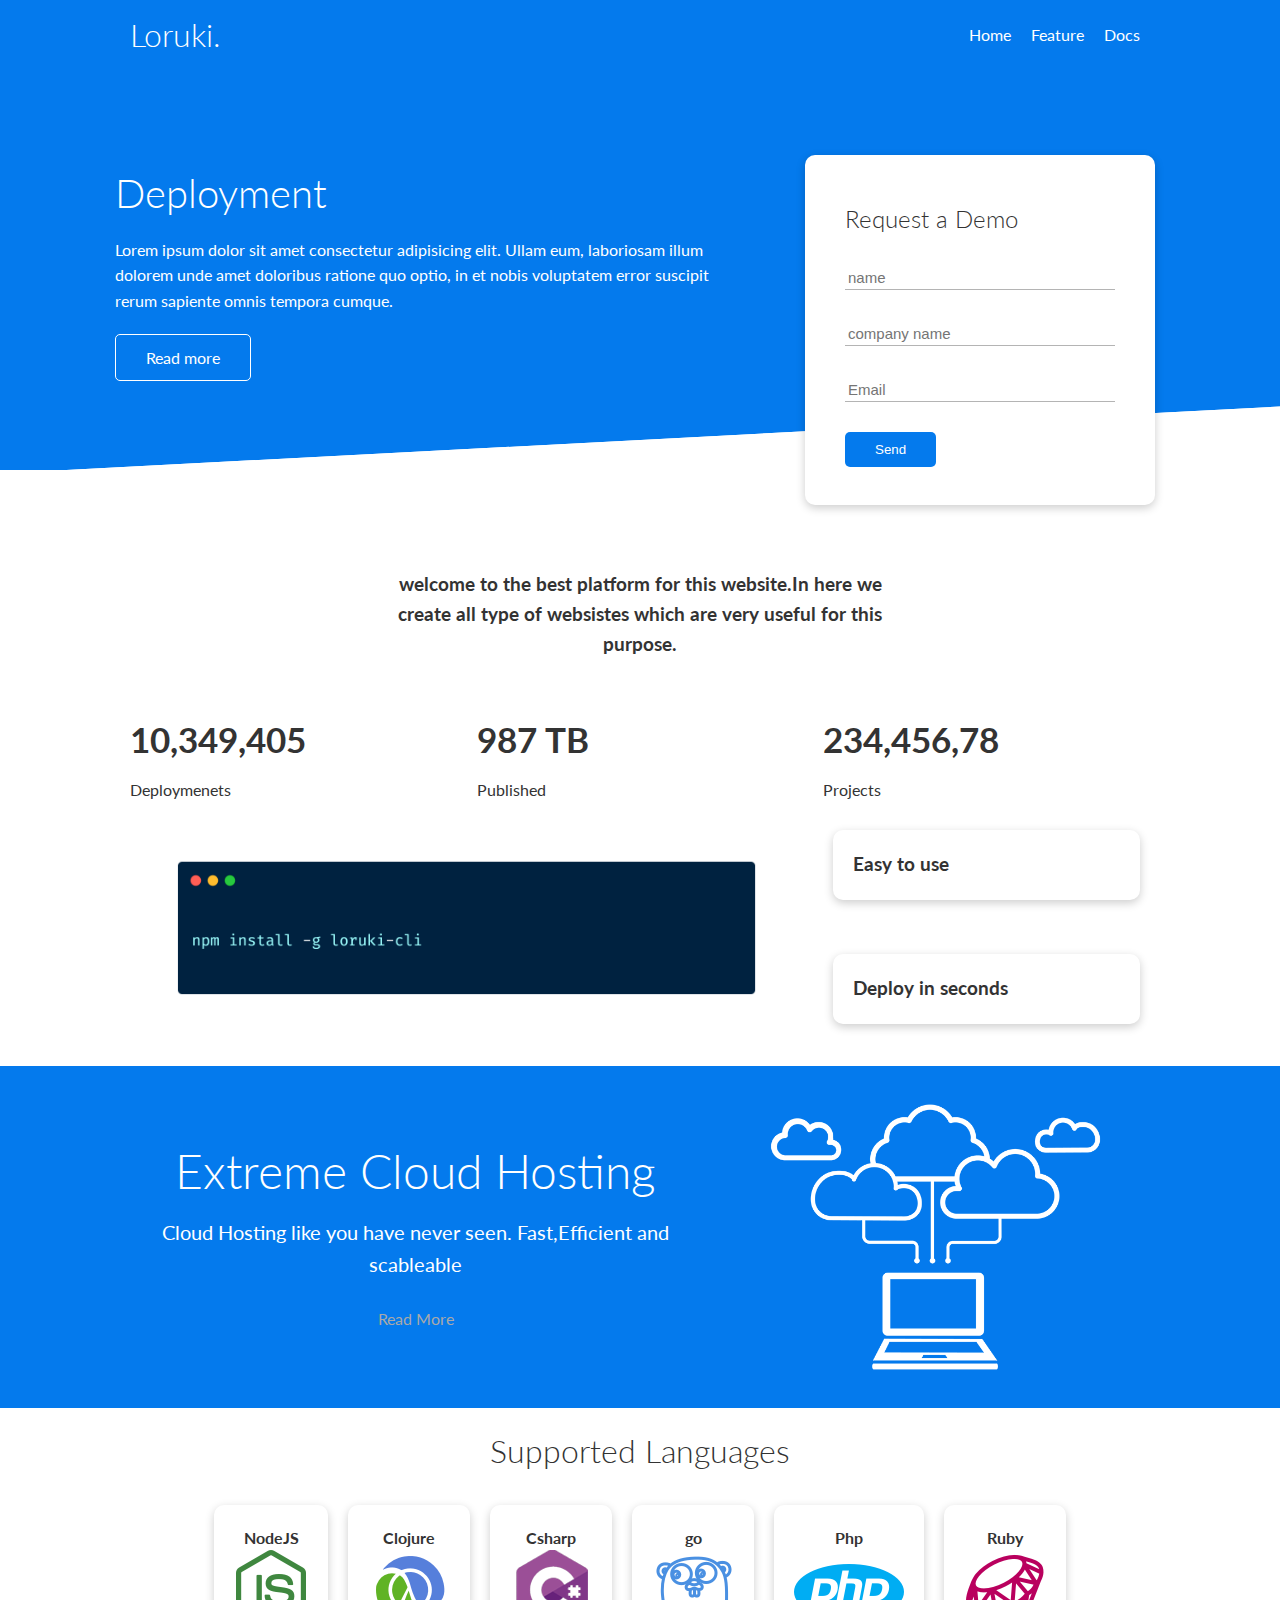
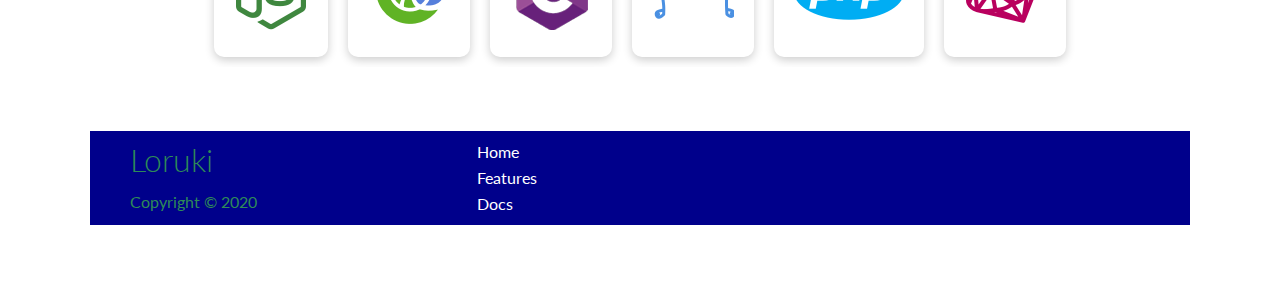
<file: index.html>
<!DOCTYPE html>
<html lang="en">
<head>
    <meta charset="UTF-8">
    <meta name="viewport" content="width=device-width, initial-scale=1.0">
    <link rel="stylesheet" href="https://cdnjs.cloudflare.com/ajax/libs/font-awesome/5.15.1/css/all.min.css" integrity="sha512-+4zCK9k+qNFUR5X+cKL9EIR+ZOhtIloNl9GIKS57V1MyNsYpYcUrUeQc9vNfzsWfV28IaLL3i96P9sdNyeRssA==" crossorigin="anonymous" />
    <link rel="stylesheet" href="css/utilities.css">
    <link rel="stylesheet" href="css/style.css">
    <title>Loruki | Cloud Hosting For Everyone</title>
</head>
<body>
<div class="navbar">
    <div class="container flex">
       
        <h1 class="logo">Loruki.</h1>
        <nav>
            <ul class="flex">
                <li><a href="index.html">Home</a></li>
                <li><a href="features.html">Feature</a></li>
                <li><a href="docs.html">Docs</a></li>
            </ul>
        </nav>
    </div>
</div>
<section class="showcase">
<div class="container grid">
    <div class="showcase-text">
        <h1>Deployment</h1>
        <p>Lorem ipsum dolor sit amet consectetur adipisicing elit. Ullam eum, laboriosam illum dolorem unde amet doloribus ratione quo optio, in et nobis voluptatem error suscipit rerum sapiente omnis tempora cumque.</p>
          <a href="features.html" class="btn btn-outline">Read more</a>
        </div>
           <div class="showcase-form card">
               <h2>Request a Demo</h2>
               <form>
                   <div class="form-control">
                       <input type="text" name="name" placeholder="name" required>
                   </div>
                   <div class="form-control">
                    <input type="text" name="company" placeholder="company name" required>
                </div>
                <div class="form-control">
                    <input type="email" name="email" placeholder="Email" required>
                </div>
               <input type="submit" value="Send" placeholder="Send" class="btn btn-primary">   
            </form>

           
        </div>
</div>
</section>
   <!-- stats -->
   <section class="stats">
       <div class="container">
           <h3 class="stats-heading text-center my-1">
               welcome to the best platform for this website.In here we create all type of websistes which are very useful for this purpose.
           </h3><br><br>
          <div class="grid grid-3 text-center-my-4">
              <div>
                  <i class="fas fa-server fa-3x"></i>
                 <h3>10,349,405</h3>
                 <p class="text-secdonary">Deploymenets</p>
                </div>
                     <div>
                        <i class="fas fa-upload fa-3x"></i>
                       <h3>987 TB</h3>
                       <p class="text-secdonary">Published</p>
                      </div>
                         <div>
                            <i class="fas fa-project-diagram fa-3x"></i>
                           <h3>234,456,78</h3>
                           <p class="text-secdonary">Projects</p>
                        </div>
          </div>
        </div>

   </section>
   <section class="cli">
       <div class="container grid">
           <img src="images/cli.png" alt ="">
           <div class = "card"> 
               <h3>Easy to use</h3>
           </div>
           <div class="card">
               <h3>Deploy in seconds</h3>
           </div>
       </div> 
   </section>
   <section class="cloud bg-primary my-2 py-2">
     <div class="container grid">
     <div class="text-center">
         <h2 class="lg">Extreme Cloud Hosting</h2>
         <p class="lead my-1">Cloud Hosting like you have never seen.
             Fast,Efficient and scableable
         </p>
         <a href="features.html" class="btn btn-dark">Read More</a>
     </div>
     <img src="images/cloud.png" alt=""> 
     </div>
   </section>
   <section class="languages">
       <h2 class="md text-center my-2">
           Supported Languages
       </h2>
       <div class="container flex">
           <div class="card">
               <h4>NodeJS</h4>
               <img src="images/logos/node.png" alt="">
           </div>
           <div class="card">
            <h4>Clojure</h4>
            <img src="images/logos/clojure.png" alt="">
        </div>
        <div class="card">
            <h4>Csharp</h4>
            <img src="images/logos/csharp.png" alt="">
        </div>
        <div class="card">
            <h4>go</h4>
            <img src="images/logos/go.png" alt="">
        </div>
        <div class="card">
            <h4>Php</h4>
            <img src="images/logos/php.png" alt="">
        </div>
        <div class="card">
            <h4>Ruby</h4>
            <img src="images/logos/ruby.png" alt="">
        </div>

       </div>
   </section>
   <footer class="footer bg-dark py-5">
    <div class="container grid grid-3">
        <div>
            <h1>Loruki
            </h1>
            <p>Copyright &copy; 2020</p>
        </div>
        <nav>
            <ul>
                <li><a href="index.html">Home</a></li>
                <li><a href="features.html">Features</a></li>
                <li><a href="docs.html">Docs</a></li>
            </ul>
        </nav>
        <div class="social">
            <a href="#"><i class="fab fa-github fa-2x"></i></a>
            <a href="#"><i class="fab fa-facebook fa-2x"></i></a>
            <a href="#"><i class="fab fa-instagram fa-2x"></i></a>
            <a href="#"><i class="fab fa-twitter fa-2x"></i></a>
        </div>
    </div>
</footer>
</body>
</html>
</file>
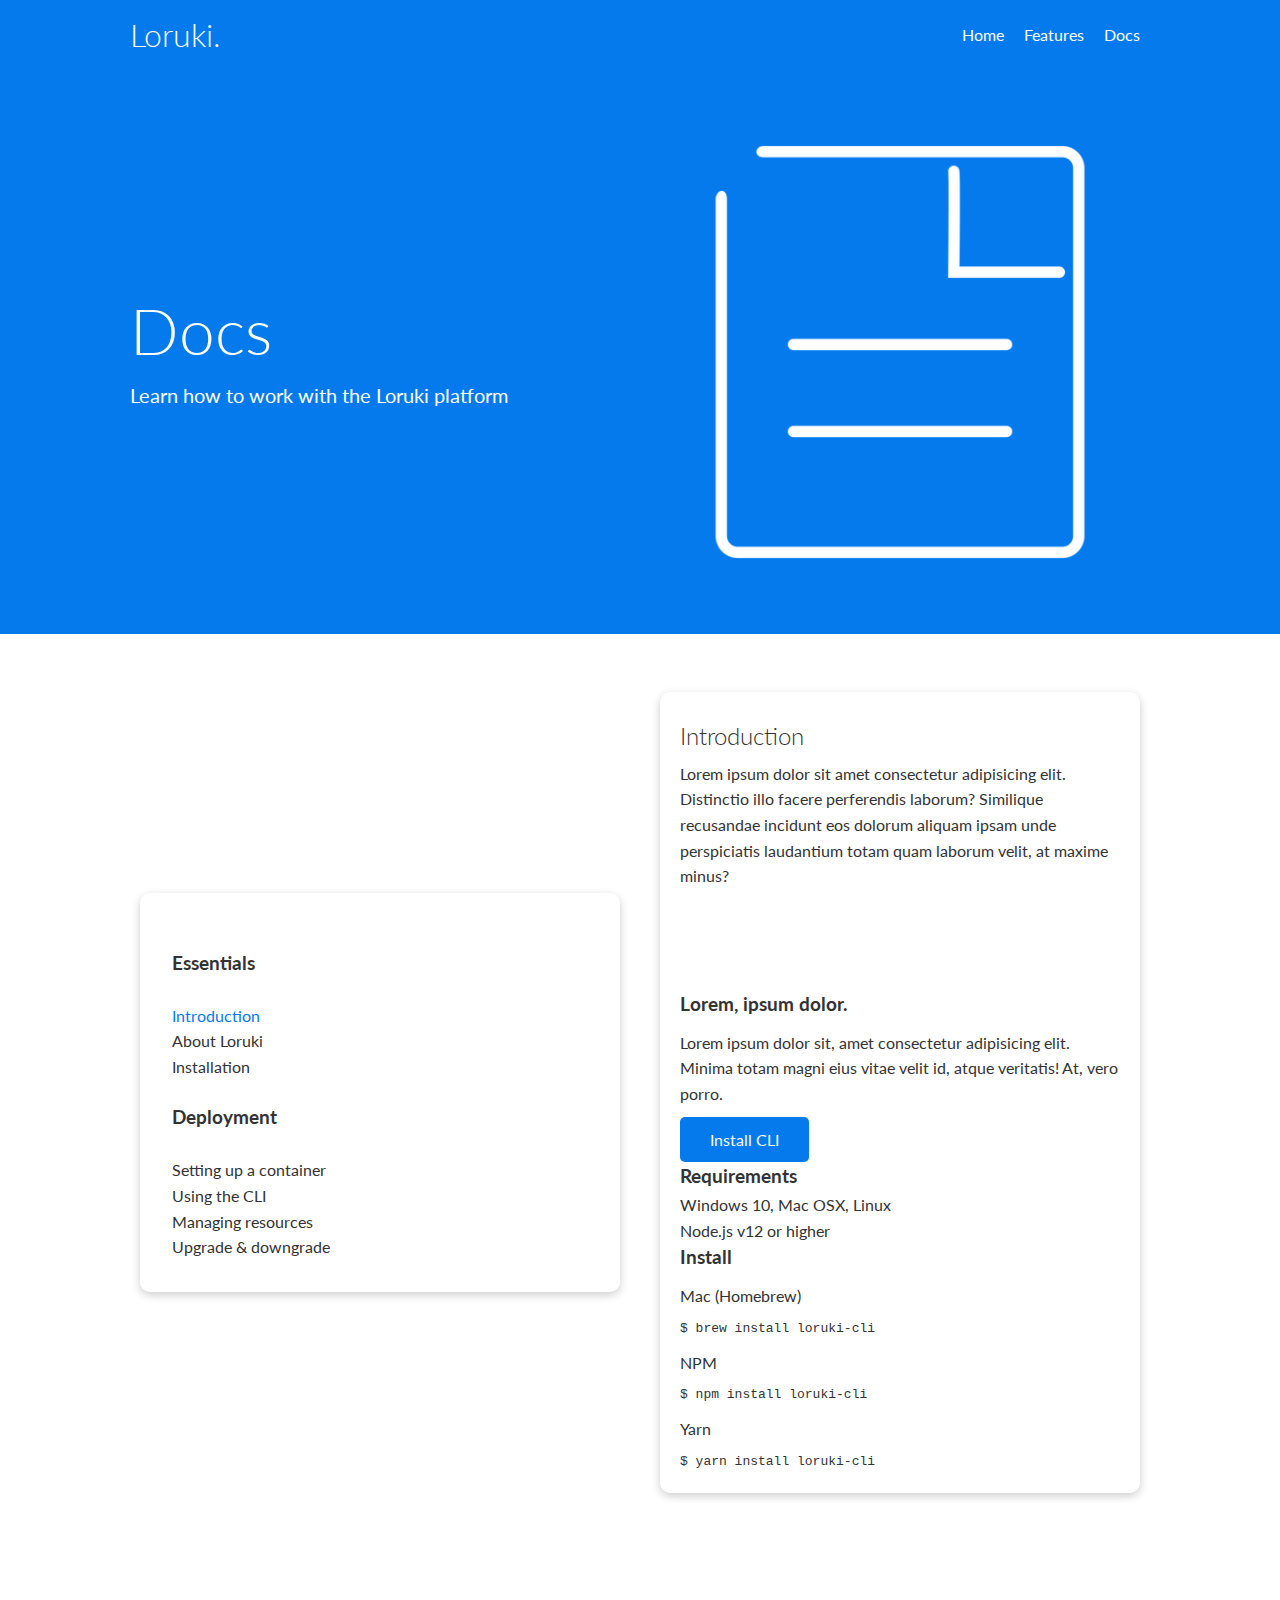
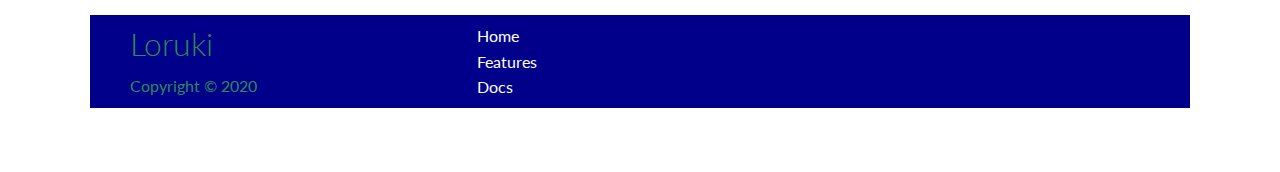
<file: docs.html>
<!DOCTYPE html>
<html lang="en">
<head>
    <meta charset="UTF-8">
    <meta name="viewport" content="width=device-width, initial-scale=1.0">
    <link rel="stylesheet" href="https://cdnjs.cloudflare.com/ajax/libs/font-awesome/5.15.1/css/all.min.css" integrity="sha512-+4zCK9k+qNFUR5X+cKL9EIR+ZOhtIloNl9GIKS57V1MyNsYpYcUrUeQc9vNfzsWfV28IaLL3i96P9sdNyeRssA==" crossorigin="anonymous" />
    <link rel="stylesheet" href="css/utilities.css">
    <link rel="stylesheet" href="css/style.css">
    <title>Loruki | Cloud Hosting For Everyone</title>
</head>
<body>
    <!-- Navbar -->
    <div class="navbar">
        <div class="container flex">
            <h1 class="logo">Loruki.</h1>
            <nav>
                <ul>
                    <li><a href="index.html">Home</a></li>
                    <li><a href="features.html">Features</a></li>
                    <li><a href="docs.html">Docs</a></li>
                </ul>
            </nav>
        </div>
    </div>

    <!-- Head -->
    <section class="docs-head bg-primary py-3">
        <div class="container grid">
            <div>
                <h1 class="xl">Docs</h1>
                <p class="lead">
                    Learn how to work with the Loruki platform
                </p>
            </div>
            <img src="images/docs.png" alt="">
        </div>
    </section>

    <!-- Docs main -->
    <section class="docs-main my-4">
        <div class="container grid">
            <div class="card bg-light p-3">
                <h3 class="my-2">Essentials</h3>
                <nav>
                    <ul>
                        <li><a class="text-primary" href="#">Introduction</a></li>
                        <li><a href="#">About Loruki</a></li>
                        <li><a href="#">Installation</a></li>
                    </ul>
                </nav>

                <h3 class="my-2">Deployment</h3>
                <nav>
                    <ul>
                        <li><a href="#">Setting up a container</a></li>
							<li><a href="#">Using the CLI</a></li>
							<li><a href="#">Managing resources</a></li>
							<li><a href="#">Upgrade & downgrade</a></li>
                    </ul>
                </nav>
            </div>
            <div class="card">
                <h2>Introduction</h2>
                <p>Lorem ipsum dolor sit amet consectetur adipisicing elit. Distinctio illo facere perferendis laborum? Similique recusandae incidunt eos dolorum aliquam ipsam unde perspiciatis laudantium totam quam laborum velit, at maxime minus?</p>

                <div class="alert alert-success">
                    <i class="fas fa-info"></i> Lorem ipsum dolor sit amet consectetur adipisicing elit. Quae, animi?
                </div>

                <h3>Lorem, ipsum dolor.</h3>
                <p>Lorem ipsum dolor sit, amet consectetur adipisicing elit. Minima totam magni eius vitae velit id, atque veritatis! At, vero porro.</p>
                <a href="#" class="btn btn-primary">Install CLI</a>

                <h3>Requirements</h3>
                <ul>
                    <li>Windows 10, Mac OSX, Linux</li>
                    <li>Node.js v12 or higher</li>
                </ul>

                <h3>Install</h3>
                <p>Mac (Homebrew)</p>
                <pre><code>$ brew install loruki-cli</code></pre>
                <p>NPM</p>
                <pre><code>$ npm install loruki-cli</code></pre>
                <p>Yarn</p>
                <pre><code>$ yarn install loruki-cli</code></pre>

            </div>
        </div>
    </section>
    
    <!-- Footer -->
    <footer class="footer bg-dark py-5">
        <div class="container grid grid-3">
            <div>
                <h1>Loruki
                </h1>
                <p>Copyright &copy; 2020</p>
            </div>
            <nav>
                <ul>
                    <li><a href="index.html">Home</a></li>
                    <li><a href="features.html">Features</a></li>
                    <li><a href="docs.html">Docs</a></li>
                </ul>
            </nav>
            <div class="social">
                <a href="#"><i class="fab fa-github fa-2x"></i></a>
                <a href="#"><i class="fab fa-facebook fa-2x"></i></a>
                <a href="#"><i class="fab fa-instagram fa-2x"></i></a>
                <a href="#"><i class="fab fa-twitter fa-2x"></i></a>
            </div>
        </div>
    </footer>
</body>
</html>
</file>
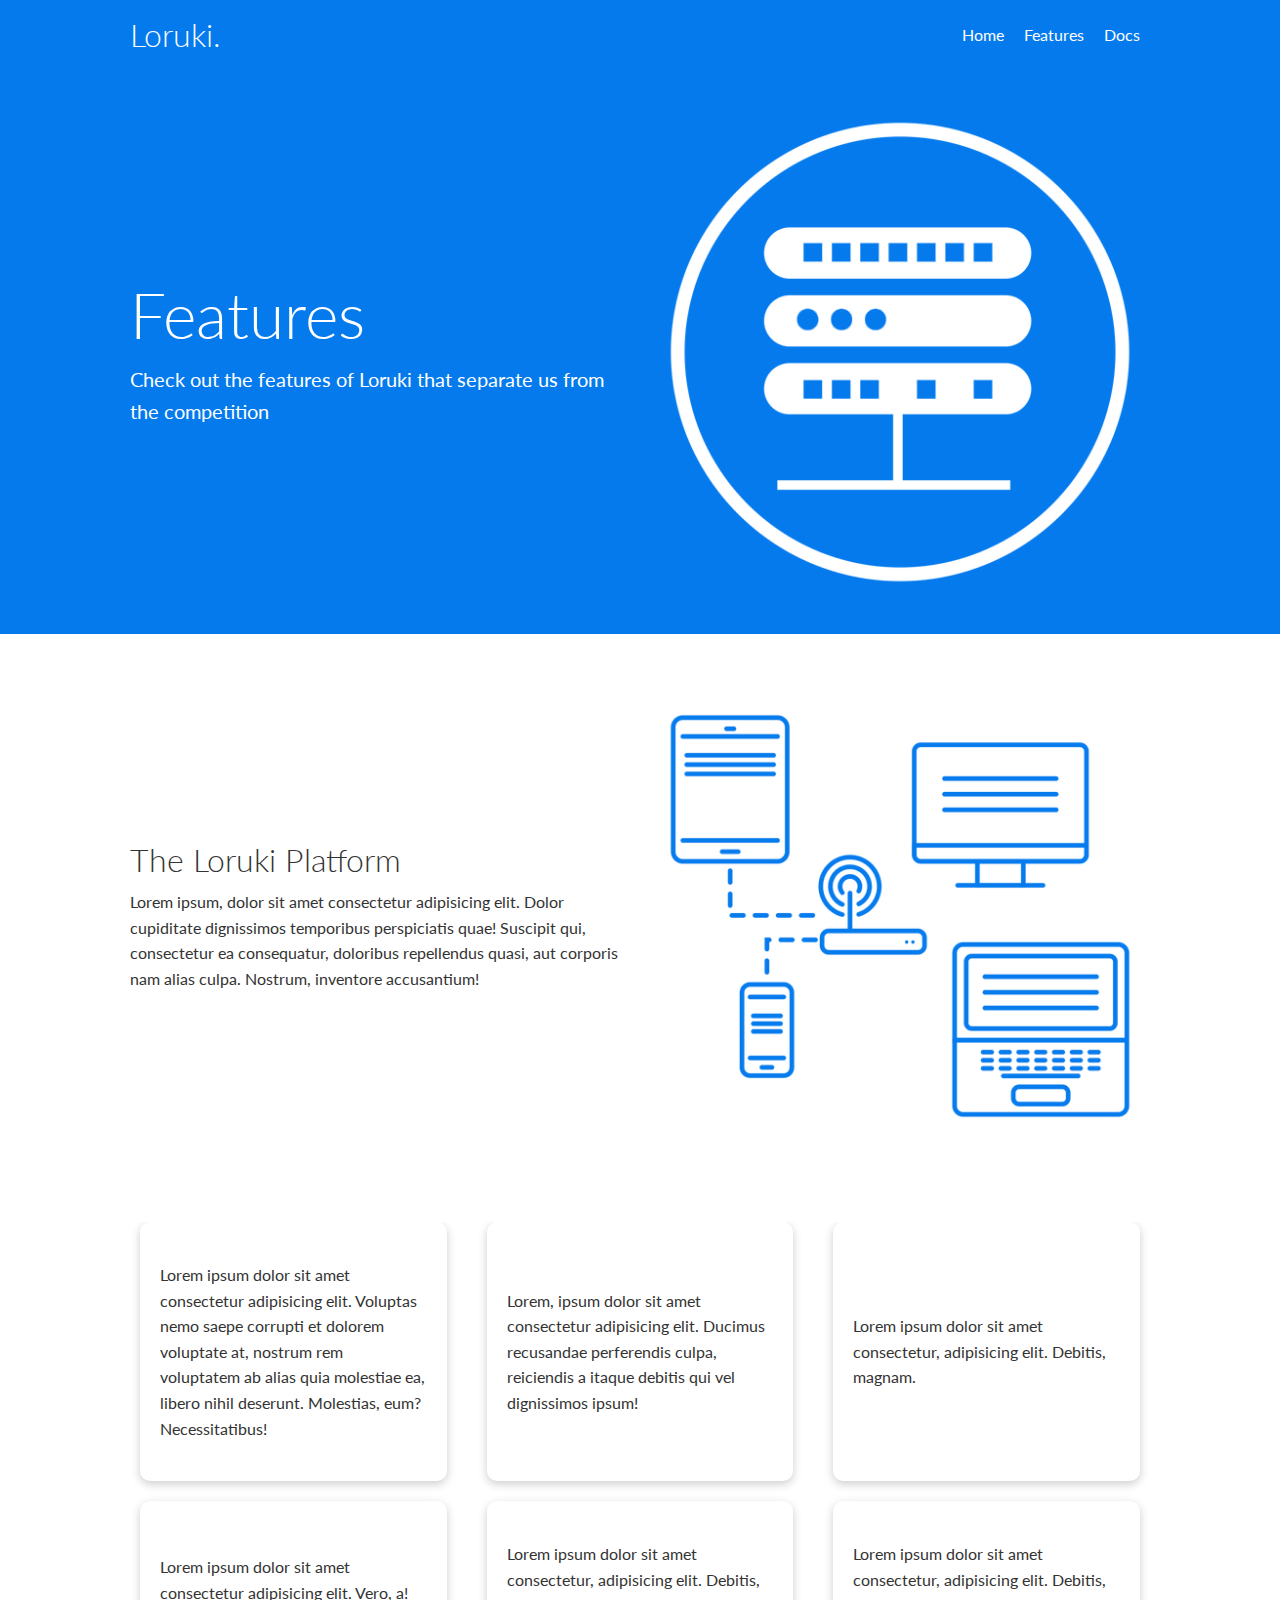
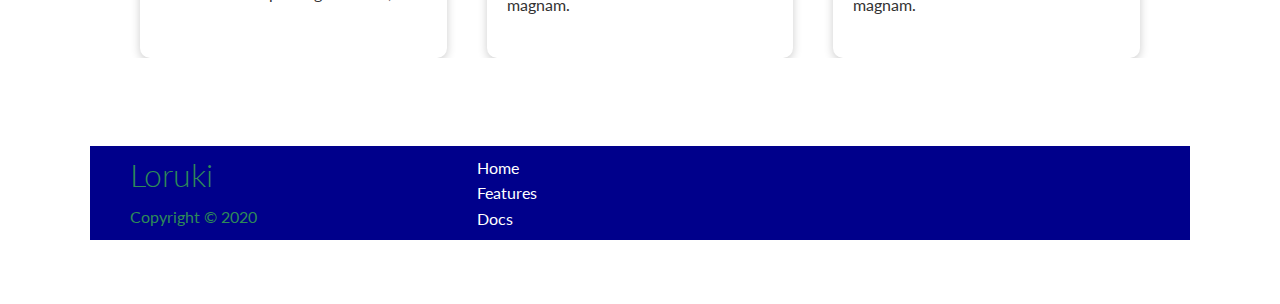
<file: features.html>
<!DOCTYPE html>
<html lang="en">
<head>
    <meta charset="UTF-8">
    <meta name="viewport" content="width=device-width, initial-scale=1.0">
    <link rel="stylesheet" href="https://cdnjs.cloudflare.com/ajax/libs/font-awesome/5.15.1/css/all.min.css" integrity="sha512-+4zCK9k+qNFUR5X+cKL9EIR+ZOhtIloNl9GIKS57V1MyNsYpYcUrUeQc9vNfzsWfV28IaLL3i96P9sdNyeRssA==" crossorigin="anonymous" />
    <link rel="stylesheet" href="css/utilities.css">
    <link rel="stylesheet" href="css/style.css">
    <title>Loruki | Cloud Hosting For Everyone</title>
</head>
<body>
    <!-- Navbar -->
    <div class="navbar">
        <div class="container flex">
            <h1 class="logo">Loruki.</h1>
            <nav>
                <ul>
                    <li><a href="index.html">Home</a></li>
                    <li><a href="features.html">Features</a></li>
                    <li><a href="docs.html">Docs</a></li>
                </ul>
            </nav>
        </div>
    </div>

    <!-- Head -->
    <section class="features-head bg-primary py-3">
        <div class="container grid">
            <div>
                <h1 class="xl">Features</h1>
                <p class="lead">
                    Check out the features of Loruki that separate us from the
						competition
                </p>
            </div>
            <img src="images/server.png" alt="">
        </div>
    </section>
    

    <!-- Sub head -->
    <section class="features-sub-head bg-light py-3">
        <div class="container grid">
            <div>
                <h1 class="md">The Loruki Platform</h1>
                <p>
                    Lorem ipsum, dolor sit amet consectetur adipisicing elit. Dolor cupiditate dignissimos temporibus perspiciatis quae! Suscipit qui, consectetur ea consequatur, doloribus repellendus quasi, aut corporis nam alias culpa. Nostrum, inventore accusantium!
                </p>
            </div>
            <img src="images/server2.png" alt="">
        </div>
    </section>

    <section class="features-main my-2">
        <div class="container grid grid-3">
            <div class="card flex">
                <i class="fas fa-server fa-3x"></i>
                <p>Lorem ipsum dolor sit amet consectetur adipisicing elit. Voluptas nemo saepe corrupti et dolorem voluptate at, nostrum rem voluptatem ab alias quia molestiae ea, libero nihil deserunt. Molestias, eum? Necessitatibus!</p>
            </div>
            <div class="card flex">
                <i class="fas fa-network-wired fa-3x"></i>
                <p>
                    Lorem, ipsum dolor sit amet consectetur adipisicing elit. Ducimus
                    recusandae perferendis culpa, reiciendis a itaque debitis qui vel
                    dignissimos ipsum!
                </p>
            </div>
            <div class="card flex">
                <i class="fas fa-laptop-code fa-3x"></i>
                <p>
                    Lorem ipsum dolor sit amet consectetur, adipisicing elit. Debitis,
                    magnam.
                </p>
            </div>
            <div class="card flex">
                <i class="fas fa-database fa-3x"></i>
                <p>
                    Lorem ipsum dolor sit amet consectetur adipisicing elit. Vero, a!
                </p>
            </div>
            <div class="card flex">
                <i class="fas fa-power-off fa-3x"></i>
                <p>
                    Lorem ipsum dolor sit amet consectetur, adipisicing elit. Debitis,
                    magnam.
                </p>
            </div>
            <div class="card flex">
                <i class="fas fa-upload fa-3x"></i>
                <p>
                    Lorem ipsum dolor sit amet consectetur, adipisicing elit. Debitis,
                    magnam.
                </p>
            </div>
        </div>
    </section>

    <!-- Footer -->
    <footer class="footer bg-dark py-5">
        <div class="container grid grid-3">
            <div>
                <h1>Loruki
                </h1>
                <p>Copyright &copy; 2020</p>
            </div>
            <nav>
                <ul>
                    <li><a href="index.html">Home</a></li>
                    <li><a href="features.html">Features</a></li>
                    <li><a href="docs.html">Docs</a></li>
                </ul>
            </nav>
            <div class="social">
                <a href="#"><i class="fab fa-github fa-2x"></i></a>
                <a href="#"><i class="fab fa-facebook fa-2x"></i></a>
                  <a href="#"><i class="fab fa-instagram fa-2x"></i></a>
                <a href="#"><i class="fab fa-twitter fa-2x"></i></a>
            </div>
        </div>
    </footer>
</body>
</html>
</file>
<file: css/utilities.css>
.container {
  max-width: 1100px;
  margin: 0 auto;
  overflow: auto;
  padding: 0 40px;
}

.card {
  background-color: #fff;
  color: #333;
  border-radius: 10px;
  box-shadow: 0 3px 10px rgba(0, 0, 0, 0.2);
  padding: 20px;
  margin: 10px;
}

.btn {
  display: inline-block;
  padding: 10px 30px;
  cursor: pointer;
  background: var(--primary-color);
  color: #fff;
  border: none;
  border-radius: 5px;
}

.btn-outline {
  background-color: transparent;
  border: 1px #fff solid;
}

.btn:hover {
  transform: scale(0.98);
}

/* Backgrounds & colored buttons */
.bg-primary,
.btn-primary {
  background-color: var(--primary-color);
  color: #fff;
}

.bg-secondary,
.btn-secondary {
  background-color: var(--secondary-color);
  color: #fff;
}

.bg-dark,
.btn-dark {
  background-color: var(--dark-color);
  color: #333;
}

.bg-light,
.btn-light {
  background-color: var(--light-color);
  color: #333;
}

.bg-primary a,
.btn-primary a,
.bg-secondary a,
.btn-secondary a,
.bg-dark a,
.btn-dark a {
  color: #fff;
}

/* Text colors */
.text-primary {
  color: var(--primary-color);
}

.text-secondary {
  color: var(--secondary-color);
}

.text-dark {  
  color: var(--dark-color);
}

.text-light {
  color: var(--light-color);
}

/* Text sizes */
.lead {
  font-size: 20px;
}

.sm {
  font-size: 1rem;
}

.md {
  font-size: 2rem;
}

.lg {
  font-size: 3rem;
}

.xl {
  font-size: 4rem;
}

.text-center {
  text-align: center;
}

/* Alert */
.alert {
  background-color: var(--light-color);
  padding: 10px 20px;
  font-weight: bold;
  margin: 15px 0;
}

.alert i {
  margin-right: 10px;
}

.alert-success {
  background-color: var(--success-color);
  color: #fff;
}

.alert-error {
  background-color: var(--error-color);
  color: #fff;
}

.flex {
  display: flex;
  justify-content: center;
  align-items: center;
  height: 100%;
}

.grid {
  display: grid;
  grid-template-columns: repeat(2, 1fr);
  gap: 20px;
  justify-content: center;
  align-items: center;
  height: 100%;
}

.grid-3 {
  grid-template-columns: repeat(3, 1fr);
}

/* Margin */
.my-1 {
  margin: 1rem 0;
}

.my-2 {
  margin: 1.5rem 0;
}

.my-3 {
  margin: 2rem 0;
}

.my-4 {
  margin: 3rem 0;
}

.my-5 {
  margin: 4rem 0;
}

.m-1 {
  margin: 1rem;
}

.m-2 {
  margin: 1.5rem;
}

.m-3 {
  margin: 2rem;
}

.m-4 {
  margin: 3rem;
}

.m-5 {
  margin: 4rem;
}

/* Padding */
.py-1 {
  padding: 1rem 0;
}

.py-2 {
  padding: 1.5rem 0;
}

.py-3 {
  padding: 2rem 0;
}

.py-4 {
  padding: 3rem 0;
}

.py-5 {
  padding: 4rem 0;
}

.p-1 {
  padding: 1rem; 
}

.p-2 {
  padding: 1.5rem;
}

.p-3 {
  padding: 2rem;
}

.p-4 {
  padding: 3rem;
}

.p-5 {
  padding: 4rem;
}
</file>
<file: css/style.css>
@import url('https://fonts.googleapis.com/css2?family=Lato:wght@300&display=swap');

:root {
    --primary-color: #047aed;
}

* {
  box-sizing: border-box;
  padding: 0;
  margin: 0;
}

body {
  font-family: 'Lato', sans-serif;
  color: #333;
  line-height: 1.6;
}

ul {
  list-style-type: none;
}

a {
  text-decoration: none;
  color: #333;

}

h1,
h2 {
  font-weight: 300;
  line-height: 1.2;
  margin: 10px 0;
}

p {
  margin: 10px 0;

}

img {
  width: 100%;
   
}

.navbar {
    background-color: var(--primary-color);
    color: #fff;
    height: 70px;
}

.navbar ul {
  display: flex;
}

.navbar a {
color: white;
padding: 10px;
margin: 0%;
}
.navbar a:hover {
  border-bottom: 2px white solid;
}

.navbar .flex {
  justify-content: space-between;
}

.showcase {
  height: 400px;
  background-color: var(--primary-color);
  color: white;
  position: relative;
}

.showcase h1 {
  font-size: 40px;
}

.showcase p {
  margin: 20px 0;
}



.showcase .grid {
  overflow: visible;
   gap: 30px; 
   grid-template-columns: 60% 40%;
}
.showcase-form {
 position: relative;
 top: 60px;
 height: 350px;
 justify-self: flex-end;
 padding: 40px;
 width: 350px;
 z-index: 100;
}

.showcase-form .form-control{
  margin: 30px 0;
}

.showcase-form input[type='text'],
.showcase-form input[type='email'] {
  border: 0;
  border-bottom: 1px solid #b4b4b4;
  width: 100%;
  padding: 3px;
  font-size: 15px;
}

.showcase-form input:focus {
  outline: none;
}
.showcase::before,
.showcase::after {
  content: '';
  position: absolute;
  height: 100px;
  bottom: -70px;
  right: 0;
  left: 0;
  background: #fff;
  transform: skewY(-3deg);

}

.stats {
  padding-top: 100px;
  
}
.stats-heading {
  max-width: 500px;
  margin: auto;
  
}

.stats .grid h3 {
  font-size: 35px;
}

.stats .grid.p {
  font-size: 20px;
  font-weight: bold;
}
.cli .grid {
  grid-template-columns: repeat(3, 1fr);
  grid-template-rows: repeat(2, 1fr);
}

.cli .grid > *:first-child {
  grid-column: 1 /span 2;
  grid-row: 1 / span 2;
}
.cloud .grid {
  grid-template-columns: 4fr 3fr;
}

.languages .card{
text-align: center;
margin: 18px, 10px, 40px;
}

.languages .card:hover {
  background-color: aqua;
  transform: translateY(-15px);
}
.footer .grid{
  background-color: darkblue;

}
.footer .grid h1{
  color: seagreen;
}
.footer .grid p{
  color: seagreen;
}
.bg-primary a,  
.btn-primary a,
.btn-dark a{
color: darkgrey;
}

@media(max-width: 768px) {
   .grid,
   .showcase .grid,
   .stats .grid,
   .cli .grid,
   .features-main .gird,
   .docs-main.grid {
     grid-template-columns: 1fr;
     grid-template-rows: 1fr;
   }
   
   .showcase {
     height: auto;
   }
   .showcase .text{
     text-align: center;
     margin-top: 40px;

   }
   .showcase-form {
     justify-self: center;
     margin: auto;
   }
   .cli .grid > *:first-child {
     grid-column: 1;
     grid-row: 1;
   }
   .features-head,
   .features-sub-head,
   .docs-head {
     text-align: center;
   }
}

@media(max-width: 500px) {
  .navbar {
    height: 110px;

  }

 .navbar .flex {
   flex-direction: column;
 } 
 .navbar ul{
   padding: 10px;
   background-color: rgba(red, green, blue, alpha); 
 }
}
</file>
